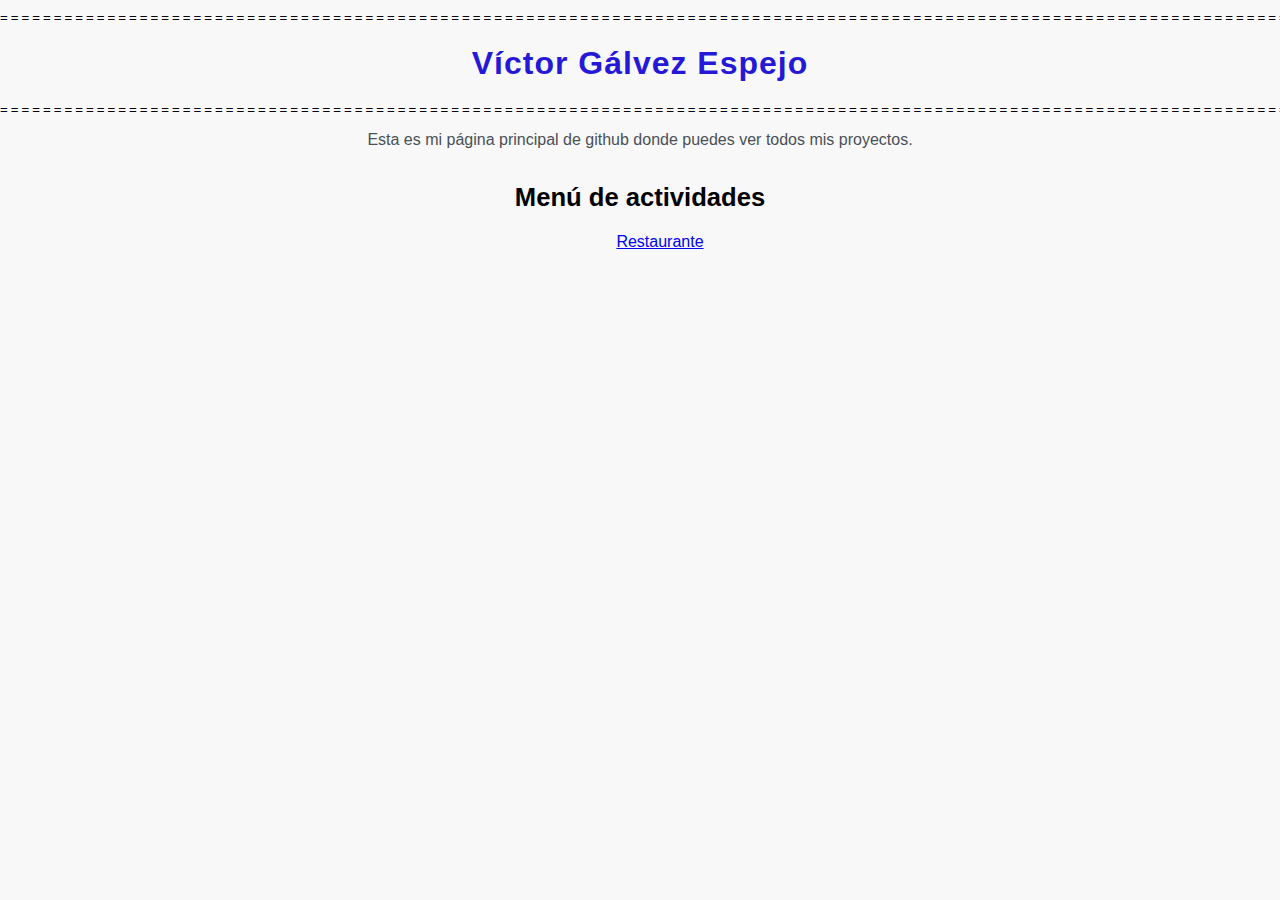
<file: index.html>
<!DOCTYPE html>
<html>
    <head>
        <link rel="stylesheet" href="style.css">
        <title>Víctor Gálvez Espejo</title>
    </head>
    <body>
        <h5>==================================================================================================================================================================</h5>
        <h1>Víctor Gálvez Espejo</h1>
        <h5>==================================================================================================================================================================</h5>
        <p>Esta es mi página principal de github donde puedes ver todos mis proyectos.</p>
        

        <h2>Menú de actividades</h2>
        <ul>
            <a href="Restaurante/index.html">Restaurante</a>
        </ul>
    </body>
</html>
</file>
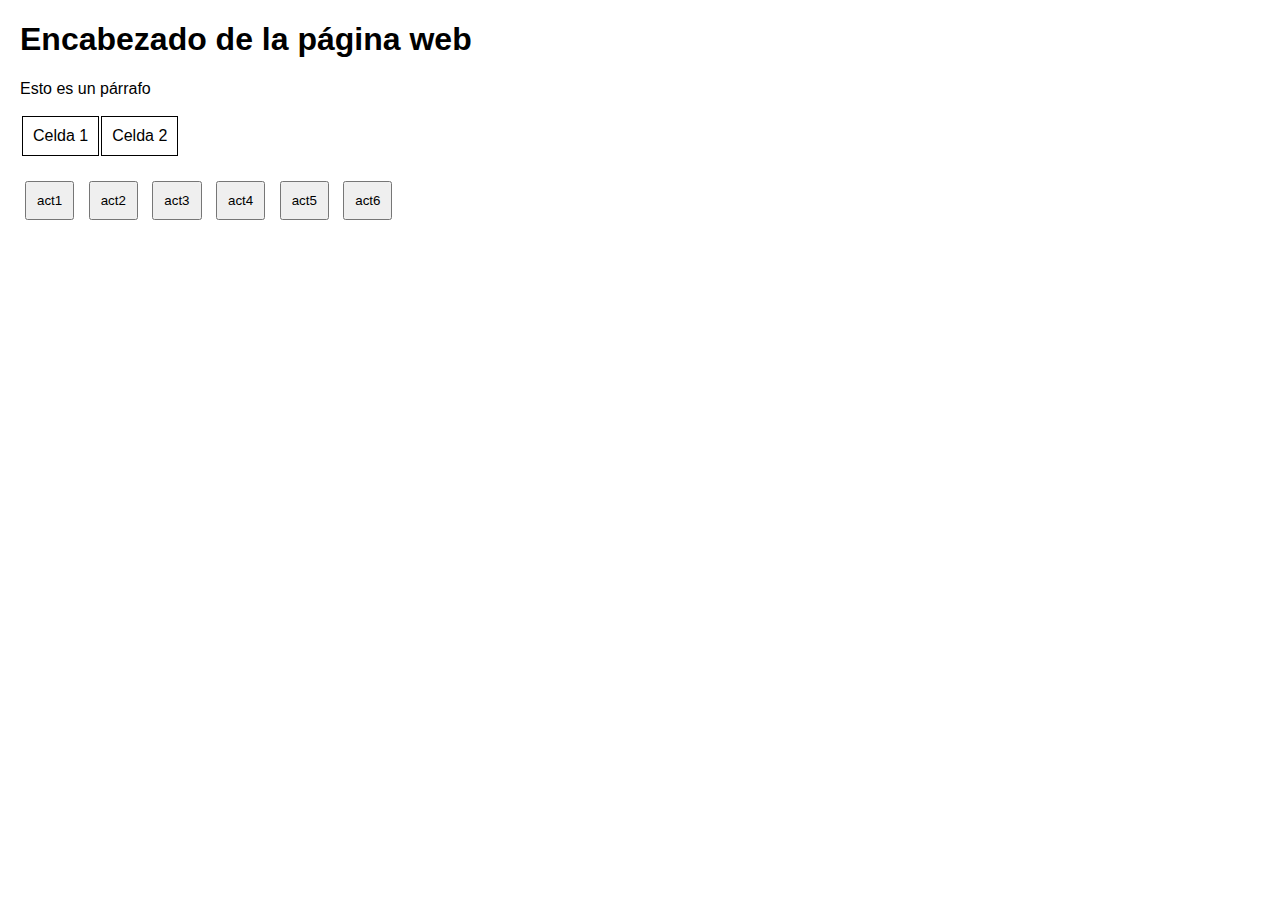
<file: Boletin5/index.html>
<!DOCTYPE html>
<html lang="es">

<head>
    <meta charset="UTF-8">
    <title>Boletín 5</title>
    <link rel="stylesheet" href="styles.css">
</head>

<body>

    <h1 id="titulo">Encabezado de la página web</h1>
    <p id="parrafo">Esto es un párrafo</p>

    <table>
        <tr id="fila">
            <td id="celda1">Celda 1</td>
            <td id="celda2">Celda 2</td>
        </tr>
    </table>

    <br>

    <button onclick="act1()">act1</button>
    <button onclick="act2()">act2</button>
    <button onclick="act3()">act3</button>
    <button onclick="act4()">act4</button>
    <button onclick="act5()">act5</button>
    <button onclick="act6()">act6</button>

    <script src="script.js"></script>
</body>

</html>
</file>
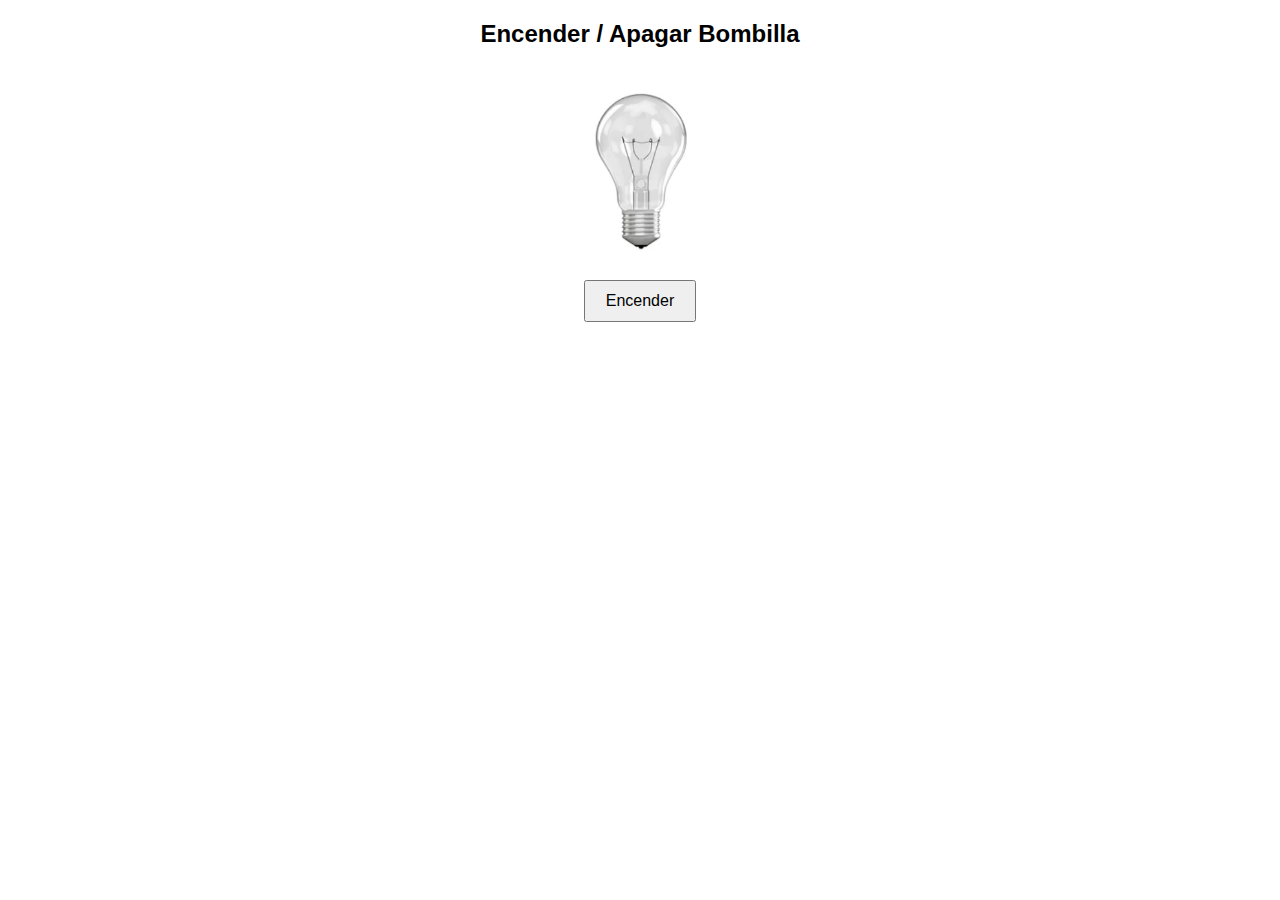
<file: bombilla2/index.html>
<!DOCTYPE html>
<html lang="es">
<head>
  <meta charset="UTF-8">
  <title>Bombilla</title>
  <link rel="stylesheet" href="styles.css">
</head>
<body>

  <h2>Encender / Apagar Bombilla</h2>

  <img id="bombilla" src="apagada.png" alt="Bombilla">

  <br>

  <button id="btn">Encender</button>

  <script src="script.js"></script>
</body>
</html>
</file>
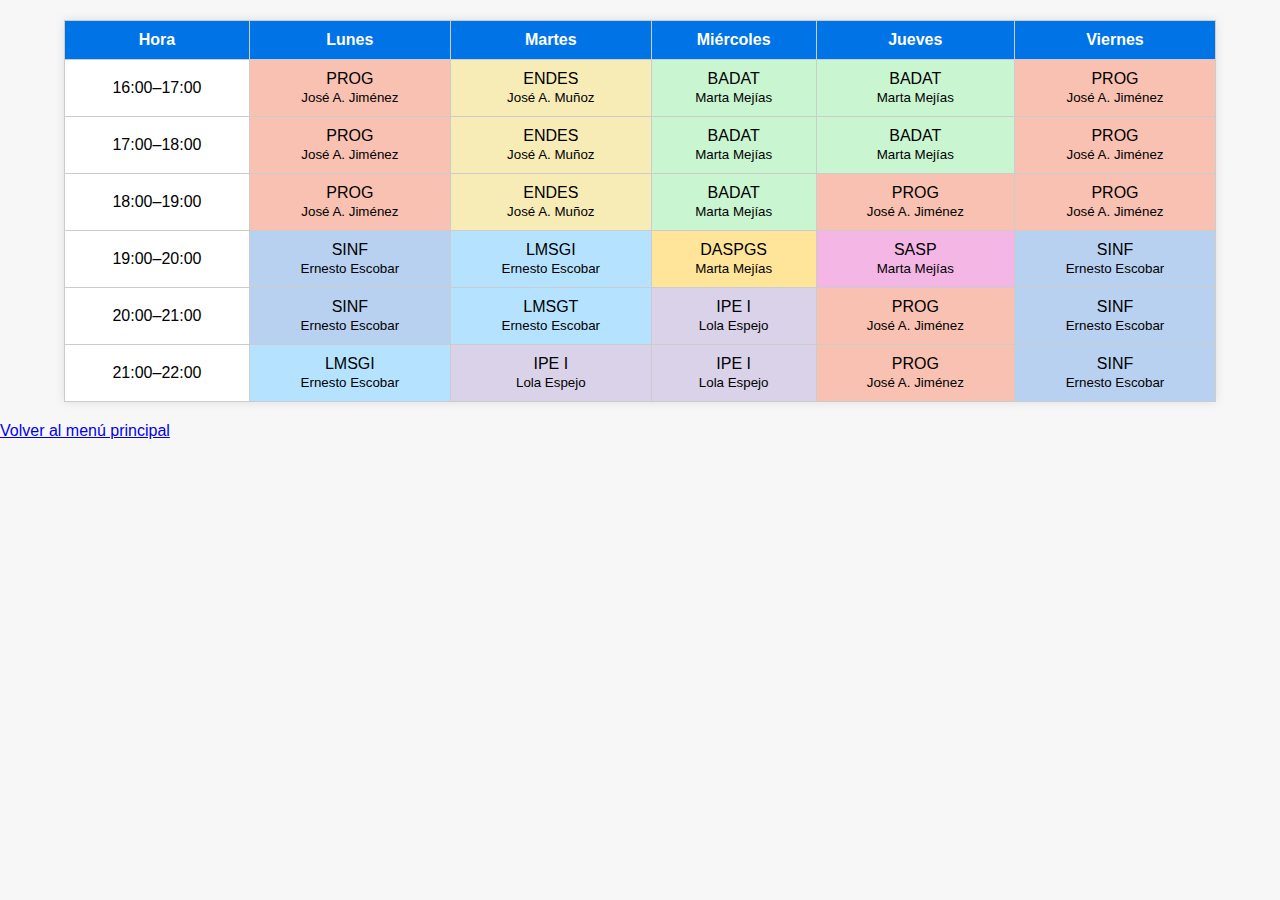
<file: Horario/index.html>
<!DOCTYPE html>
<html lang="es">
<head>
  <meta charset="UTF-8">
  <meta name="viewport" content="width=device-width, initial-scale=1.0">
  <title>Horario 1º DAW [2025–2026]</title>
  <link rel="stylesheet" href="css/style.css">
</head>
<body>

  <main>
    <table class="tabla-horario">
      <thead>
        <tr>
          <th>Hora</th>
          <th>Lunes</th>
          <th>Martes</th>
          <th>Miércoles</th>
          <th>Jueves</th>
          <th>Viernes</th>
        </tr>
      </thead>
      <tbody>
        <tr>
          <td>16:00–17:00</td>
          <td class="prog">PROG<br><small>José A. Jiménez</small></td>
          <td class="endes">ENDES<br><small>José A. Muñoz</small></td>
          <td class="badat">BADAT<br><small>Marta Mejías</small></td>
          <td class="badat">BADAT<br><small>Marta Mejías</small></td>
          <td class="prog">PROG<br><small>José A. Jiménez</small></td>
        </tr>
        <tr>
          <td>17:00–18:00</td>
          <td class="prog">PROG<br><small>José A. Jiménez</small></td>
          <td class="endes">ENDES<br><small>José A. Muñoz</small></td>
          <td class="badat">BADAT<br><small>Marta Mejías</small></td>
          <td class="badat">BADAT<br><small>Marta Mejías</small></td>
          <td class="prog">PROG<br><small>José A. Jiménez</small></td>
        </tr>
        <tr>
          <td>18:00–19:00</td>
          <td class="prog">PROG<br><small>José A. Jiménez</small></td>
          <td class="endes">ENDES<br><small>José A. Muñoz</small></td>
          <td class="badat">BADAT<br><small>Marta Mejías</small></td>
          <td class="prog">PROG<br><small>José A. Jiménez</small></td>
          <td class="prog">PROG<br><small>José A. Jiménez</small></td>
        </tr>
        <tr>
          <td>19:00–20:00</td>
          <td class="sinf">SINF<br><small>Ernesto Escobar</small></td>
          <td class="lmsgi">LMSGI<br><small>Ernesto Escobar</small></td>
          <td class="daspgs">DASPGS<br><small>Marta Mejías</small></td>
          <td class="sasp">SASP<br><small>Marta Mejías</small></td>
          <td class="sinf">SINF<br><small>Ernesto Escobar</small></td>
        </tr>
        <tr>
          <td>20:00–21:00</td>
          <td class="sinf">SINF<br><small>Ernesto Escobar</small></td>
          <td class="lmsgt">LMSGT<br><small>Ernesto Escobar</small></td>
          <td class="ipe">IPE I<br><small>Lola Espejo</small></td>
          <td class="prog">PROG<br><small>José A. Jiménez</small></td>
          <td class="sinf">SINF<br><small>Ernesto Escobar</small></td>
        </tr>
        <tr>
          <td>21:00–22:00</td>
          <td class="lmsgi">LMSGI<br><small>Ernesto Escobar</small></td>
          <td class="ipe">IPE I<br><small>Lola Espejo</small></td>
          <td class="ipe">IPE I<br><small>Lola Espejo</small></td>
          <td class="prog">PROG<br><small>José A. Jiménez</small></td>
          <td class="sinf">SINF<br><small>Ernesto Escobar</small></td>
        </tr>
      </tbody>
    </table>

    <p><a href="../index.html" class="volver">Volver al menú principal</a></p>
  </main>
</body>
</html>
</file>
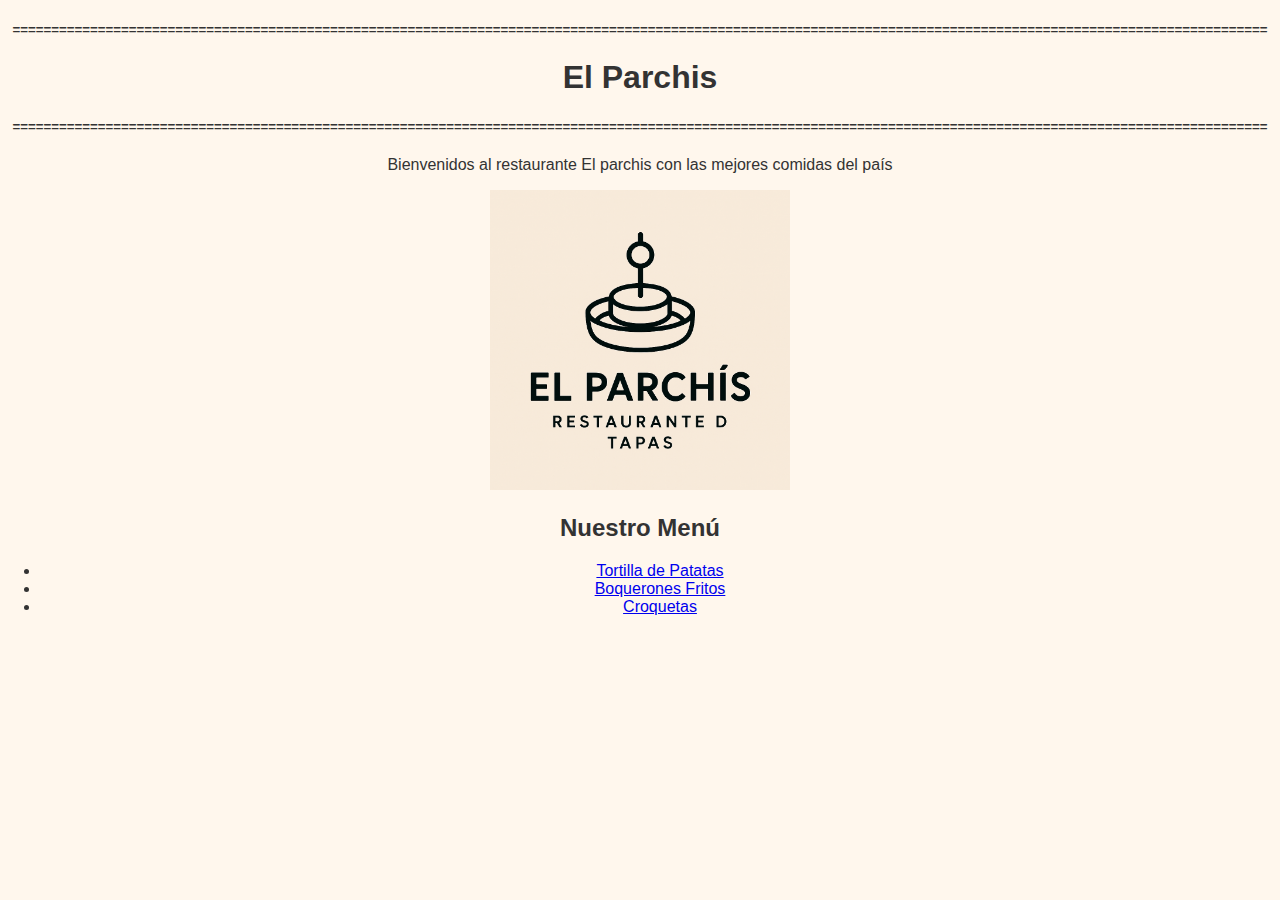
<file: Restaurante/index.html>
<!DOCTYPE html>
<html>
    <head>
        <link rel="stylesheet" href="css/styleindex.css">
        <title>Restaurante El Parchis</title>
    </head>
    <body>
        <h5>==================================================================================================================================================================</h5>
        <h1>El Parchis</h1>
        <h5>==================================================================================================================================================================</h5>
        <p>Bienvenidos al restaurante El parchis con las mejores comidas del país</p>
        <img src="images/ChatGPT Image 7 oct 2025, 17_45_05.png" width="300">

        <h2>Nuestro Menú</h2>
        <ul>
            <li><a href="tortilladepatatas.html">Tortilla de Patatas</a></li>
            <li><a href="boqueronesfritos.html">Boquerones Fritos</a></li>
            <li><a href="croquetas.html">Croquetas</a></li>
        </ul>
    </body>
</html>
</file>
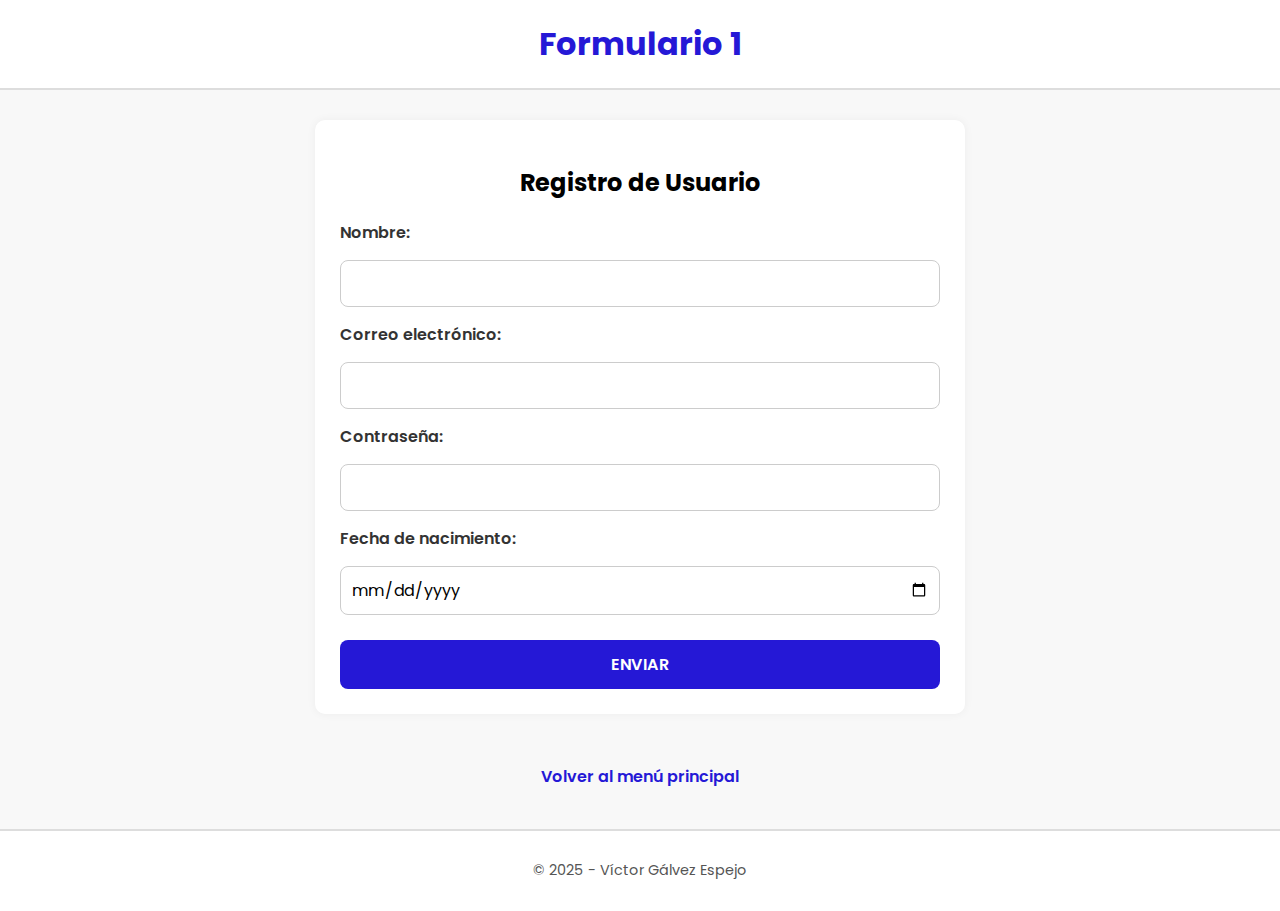
<file: formulario1.html>
<!DOCTYPE html>
<html lang="es">
  <head>
    <meta charset="UTF-8" />
    <meta name="viewport" content="width=device-width, initial-scale=1.0" />
    <title>Formulario 1</title>
    <link rel="stylesheet" href="styleform1.css" />
    <link
      href="https://fonts.googleapis.com/css2?family=Poppins:wght@300;400;500;600&display=swap"
      rel="stylesheet"
    />
  </head>
  <body>
    <header>
      <div class="cabecera">
        <h1>Formulario 1</h1>
      </div>
    </header>

    <main>
      <section class="contenedor-formulario">
        <h2>Registro de Usuario</h2>
        <form>
          <label for="nombre">Nombre:</label>
          <input id="nombre" type="text" required />

          <label for="correo">Correo electrónico:</label>
          <input id="correo" type="email" required />

          <label for="password">Contraseña:</label>
          <input id="password" type="password" required />

          <label for="fecha">Fecha de nacimiento:</label>
          <input id="fecha" type="date" required />

          <button type="submit">Enviar</button>
        </form>
      </section>
       <p><a href="index.html" class="volver">Volver al menú principal</a></p>
    </main>

    <footer>
      <p>&copy; 2025 - Víctor Gálvez Espejo</p>
    </footer>
  </body>
</html>
</file>
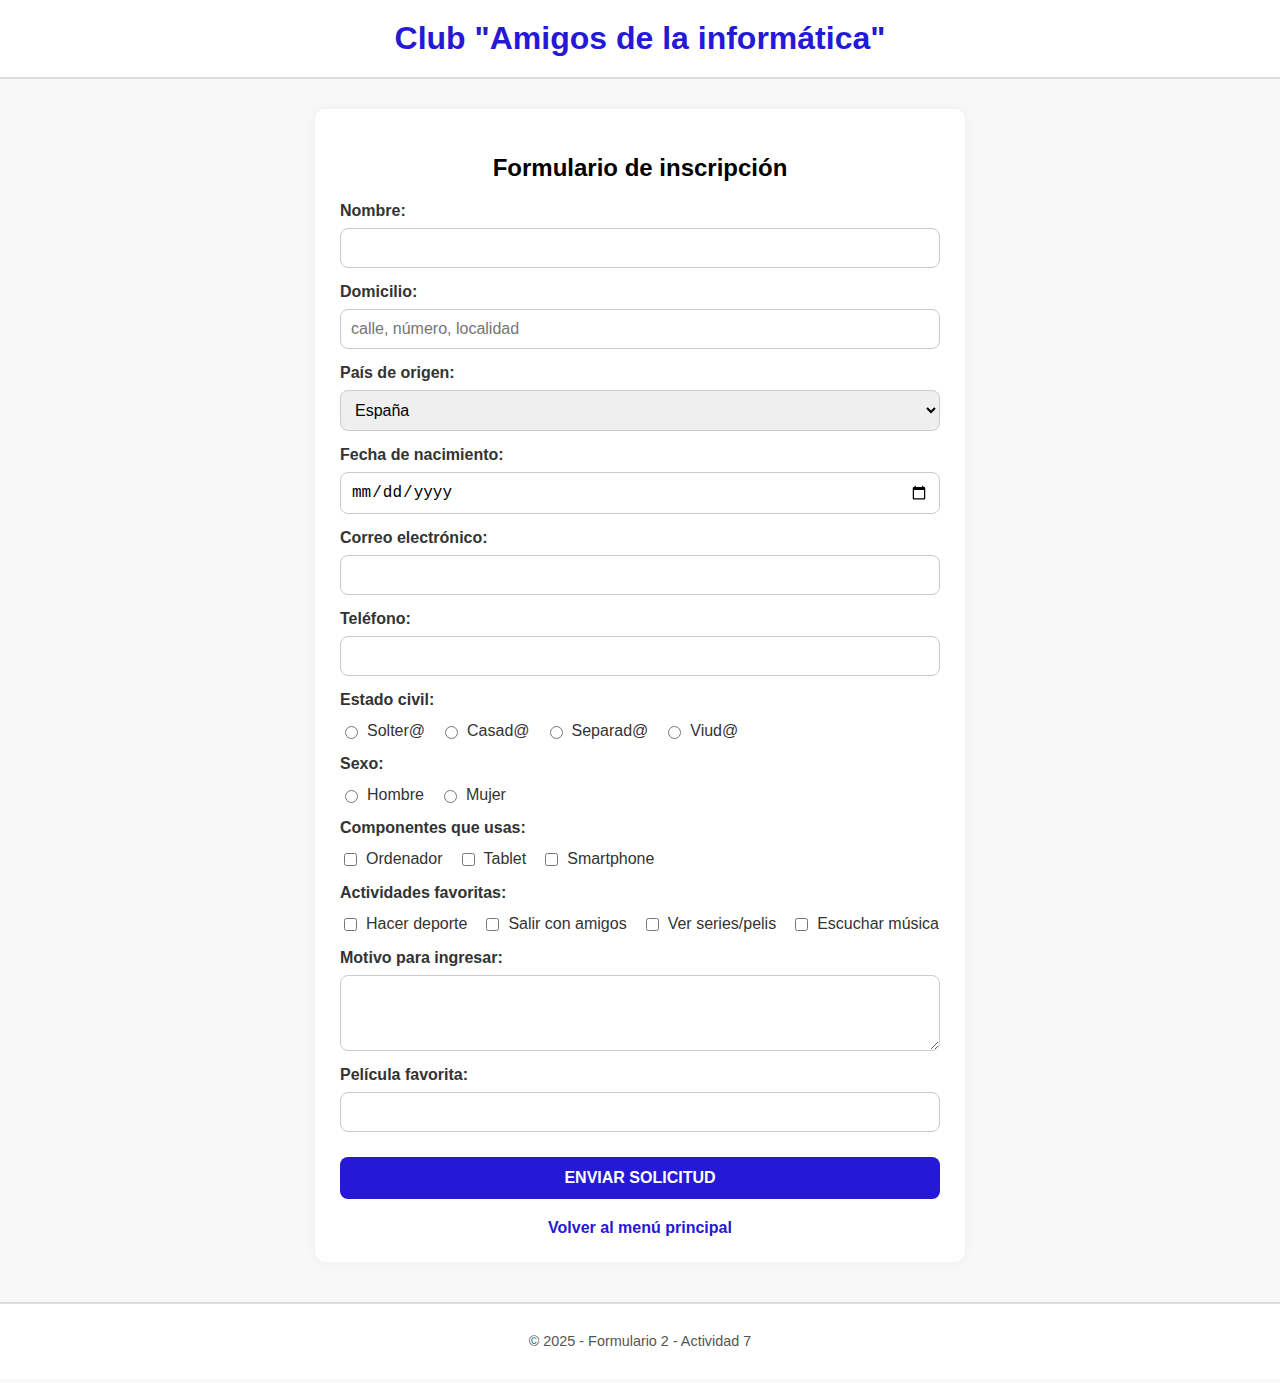
<file: formulario2.html>
<!DOCTYPE html>
<html lang="es">
<head>
    <meta charset="UTF-8">
    <meta name="viewport" content="width=device-width, initial-scale=1.0">
    <title>Formulario 2 - Club Informática</title>
    <link rel="stylesheet" href="styleform2.css">
</head>
<body>
    <header>
        <div class="cabecera">
            <h1>Club "Amigos de la informática"</h1>
        </div>
    </header>

    <div class="contenedor-formulario">
        <h2>Formulario de inscripción</h2>
        
        <form id="formulario-club">
            <div class="form-group">
                <label for="nombre">Nombre:</label>
                <input type="text" id="nombre" required>
            </div>
            
            <div class="form-group">
                <label for="domicilio">Domicilio:</label>
                <input type="text" id="domicilio" placeholder="calle, número, localidad" required>
            </div>
            
            <div class="form-group">
                <label for="pais">País de origen:</label>
                <select id="pais" required>
                    <option value="">Selecciona</option>
                    <option value="es" selected>España</option>
                    <option value="otro">Otro</option>
                </select>
            </div>
            
            <div class="form-group">
                <label for="fecha">Fecha de nacimiento:</label>
                <input type="date" id="fecha" required>
            </div>
            
            <div class="form-group">
                <label for="email">Correo electrónico:</label>
                <input type="email" id="email" required>
            </div>
            
            <div class="form-group">
                <label for="telefono">Teléfono:</label>
                <input type="tel" id="telefono">
            </div>
            <div class="form-group">
                <label>Estado civil:</label>
                <div class="radio-group">
                    <label><input type="radio" name="estado" value="soltero" required> Solter@</label>
                    <label><input type="radio" name="estado" value="casado"> Casad@</label>
                    <label><input type="radio" name="estado" value="separado"> Separad@</label>
                    <label><input type="radio" name="estado" value="viudo"> Viud@</label>
                </div>
            </div>
            <div class="form-group">
                <label>Sexo:</label>
                <div class="radio-group">
                    <label><input type="radio" name="sexo" value="hombre" required> Hombre</label>
                    <label><input type="radio" name="sexo" value="mujer"> Mujer</label>
                </div>
            </div>
            <div class="form-group">
                <label>Componentes que usas:</label>
                <div class="checkbox-group">
                    <label><input type="checkbox" name="componentes" value="ordenador"> Ordenador</label>
                    <label><input type="checkbox" name="componentes" value="tablet"> Tablet</label>
                    <label><input type="checkbox" name="componentes" value="smartphone"> Smartphone</label>
                </div>
            </div>
            <div class="form-group">
                <label>Actividades favoritas:</label>
                <div class="checkbox-group">
                    <label><input type="checkbox" name="actividades" value="deporte"> Hacer deporte</label>
                    <label><input type="checkbox" name="actividades" value="amigos"> Salir con amigos</label>
                    <label><input type="checkbox" name="actividades" value="series"> Ver series/pelis</label>
                    <label><input type="checkbox" name="actividades" value="musica"> Escuchar música</label>
                </div>
            </div>
            <div class="form-group">
                <label for="motivo">Motivo para ingresar:</label>
                <textarea id="motivo" rows="3" maxlength="500"></textarea>
            </div>
            <div class="form-group">
                <label for="pelicula">Película favorita:</label>
                <input type="text" id="pelicula">
            </div>
            
            <button type="submit">ENVIAR SOLICITUD</button>
        </form>
        
        <div class="volver-inicio">
            <a href="index.html">Volver al menú principal</a>
        </div>
    </div>

    <footer>
        <p>&copy; 2025 - Formulario 2 - Actividad 7</p>
    </footer>

    <script>
        document.getElementById('formulario-club').addEventListener('submit', function(e) {
            e.preventDefault();
            alert('Formulario enviado correctamente');
        });
    </script>
</body>
</html>
</file>
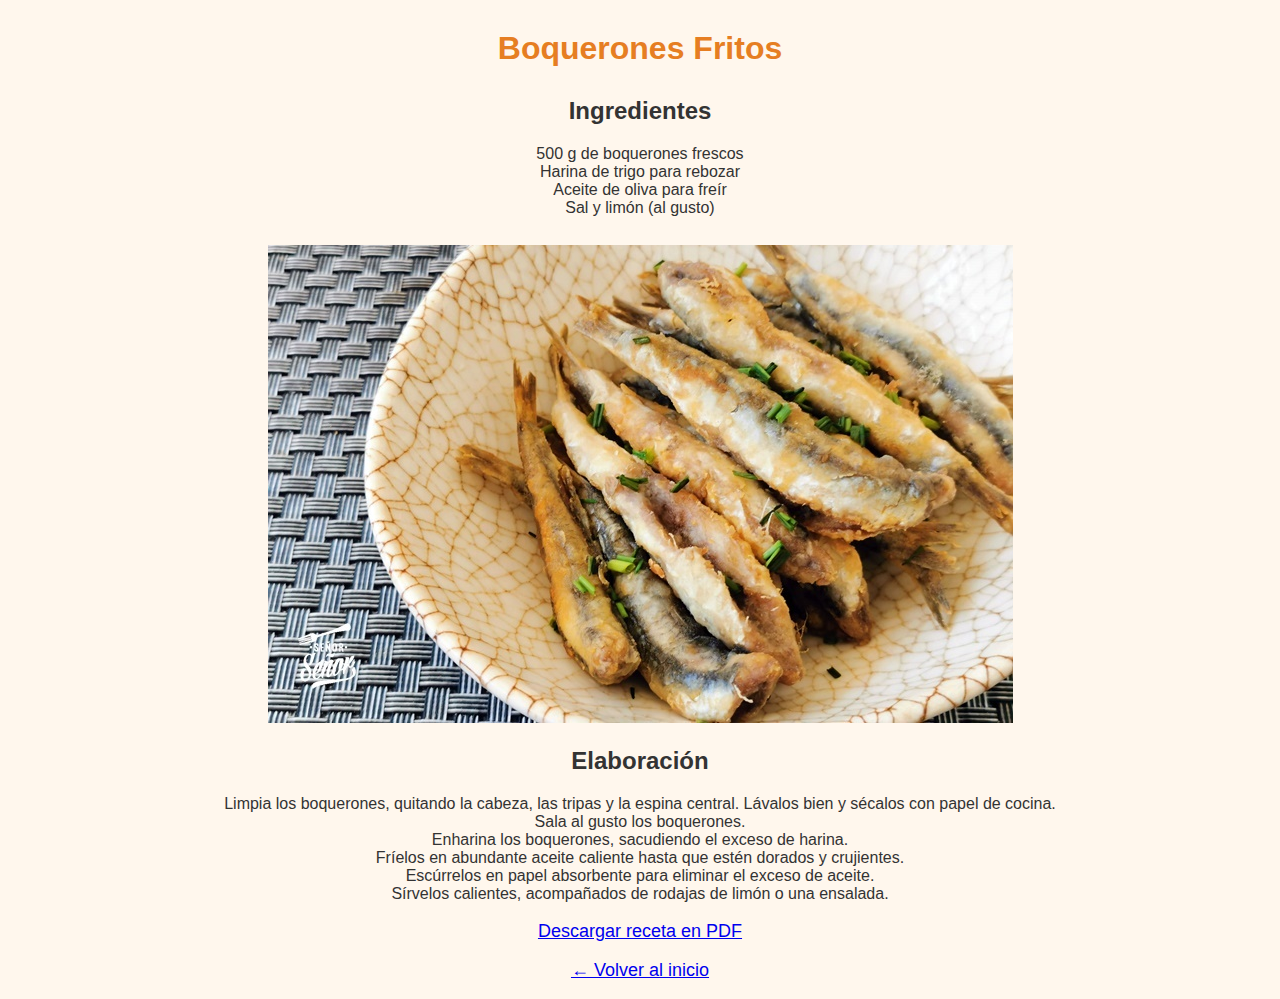
<file: Restaurante/boqueronesfritos.html>
<!DOCTYPE html>
<html>
    <head>
        <link rel="stylesheet" href="css/styleboquerones.css">
        <title>Boquerones Fritos</title>
    </head>
    <body>
        <h1>Boquerones Fritos</h1>

        <h2>Ingredientes</h2>
            <li>500 g de boquerones frescos</li>
            <li>Harina de trigo para rebozar</li>
            <li>Aceite de oliva para freír</li>
            <li>Sal y limón (al gusto)</li>
            <p></p>

        <img src="images/boquerones-fritos.jpg">

        <h2>Elaboración</h2>
            <li>Limpia los boquerones, quitando la cabeza, las tripas y la espina central. Lávalos bien y sécalos con papel de cocina.</li>
            <li>Sala al gusto los boquerones.</li>
            <li>Enharina los boquerones, sacudiendo el exceso de harina.</li>
            <li>Fríelos en abundante aceite caliente hasta que estén dorados y crujientes.</li>
            <li>Escúrrelos en papel absorbente para eliminar el exceso de aceite.</li>
            <li>Sírvelos calientes, acompañados de rodajas de limón o una ensalada.</li>
            <p></p>

        <p><a href="pdf/boqueronesfritos.pdf" download>Descargar receta en PDF</a></p>
        <p><a href="index.html">← Volver al inicio</a></p>
    </body>
</html>
</file>
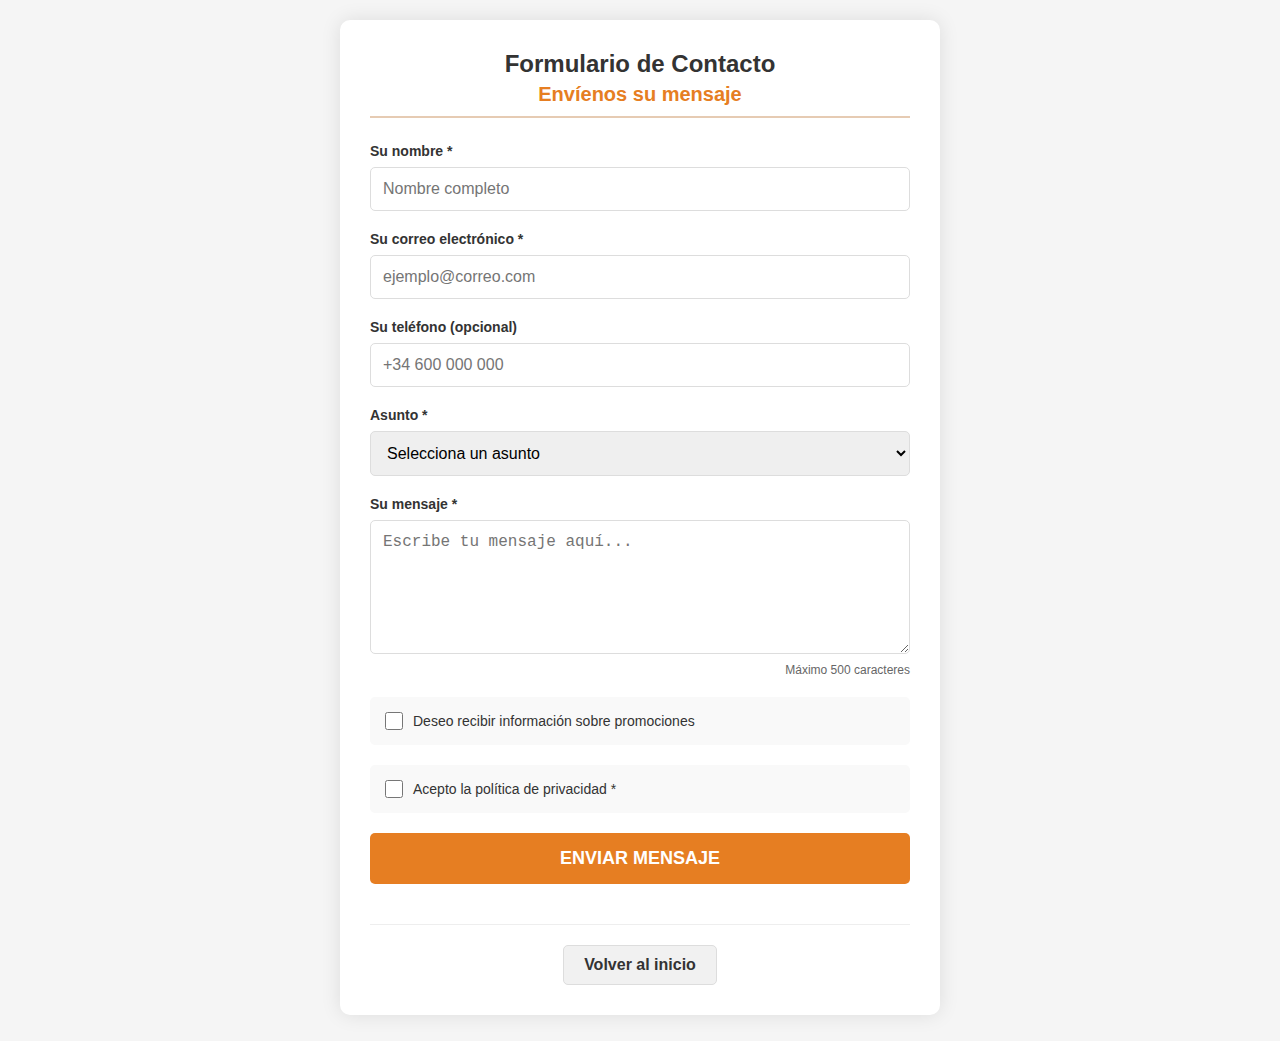
<file: Restaurante/contacto.html>
<!DOCTYPE html>
<html lang="es">
<head>
    <meta charset="UTF-8">
    <meta name="viewport" content="width=device-width, initial-scale=1.0">
    <title>Formulario de Contacto - Restaurante</title>
    <link rel="stylesheet" href="css/contacto.css">
</head>
<body>
    <div class="formulario-container">
        <h1>Formulario de Contacto</h1>
        <h2>Envíenos su mensaje</h2>
        
        <form class="formulario-contacto" action="#" method="post">
            <div class="form-group">
                <label for="nombre">Su nombre *</label>
                <input type="text" id="nombre" name="nombre" required placeholder="Nombre completo">
            </div>
            
            <div class="form-group">
                <label for="email">Su correo electrónico *</label>
                <input type="email" id="email" name="email" required placeholder="ejemplo@correo.com">
            </div>
            
            <div class="form-group">
                <label for="telefono">Su teléfono (opcional)</label>
                <input type="tel" id="telefono" name="telefono" placeholder="+34 600 000 000">
            </div>
            
            <div class="form-group">
                <label for="asunto">Asunto *</label>
                <select id="asunto" name="asunto" required>
                    <option value="">Selecciona un asunto</option>
                    <option value="consulta">Consulta general</option>
                    <option value="reserva">Información sobre reservas</option>
                    <option value="eventos">Eventos y celebraciones</option>
                    <option value="trabajo">Trabajar con nosotros</option>
                    <option value="otros">Otros asuntos</option>
                </select>
            </div>
            
            <div class="form-group">
                <label for="mensaje">Su mensaje *</label>
                <textarea id="mensaje" name="mensaje" rows="6" maxlength="500" required placeholder="Escribe tu mensaje aquí..."></textarea>
                <div class="contador-caracteres">Máximo 500 caracteres</div>
            </div>
            
            <div class="form-group checkbox">
                <input type="checkbox" id="newsletter" name="newsletter">
                <label for="newsletter">Deseo recibir información sobre promociones</label>
            </div>
            
            <div class="form-group checkbox">
                <input type="checkbox" id="privacidad" name="privacidad" required>
                <label for="privacidad">Acepto la política de privacidad *</label>
            </div>
            
            <button type="submit" class="btn-submit">ENVIAR MENSAJE</button>
            
            <div class="boton-volver">
                <a href="index.html" class="btn-volver">Volver al inicio</a>
            </div>
        </form>
    </div>
</body>
</html>
</file>
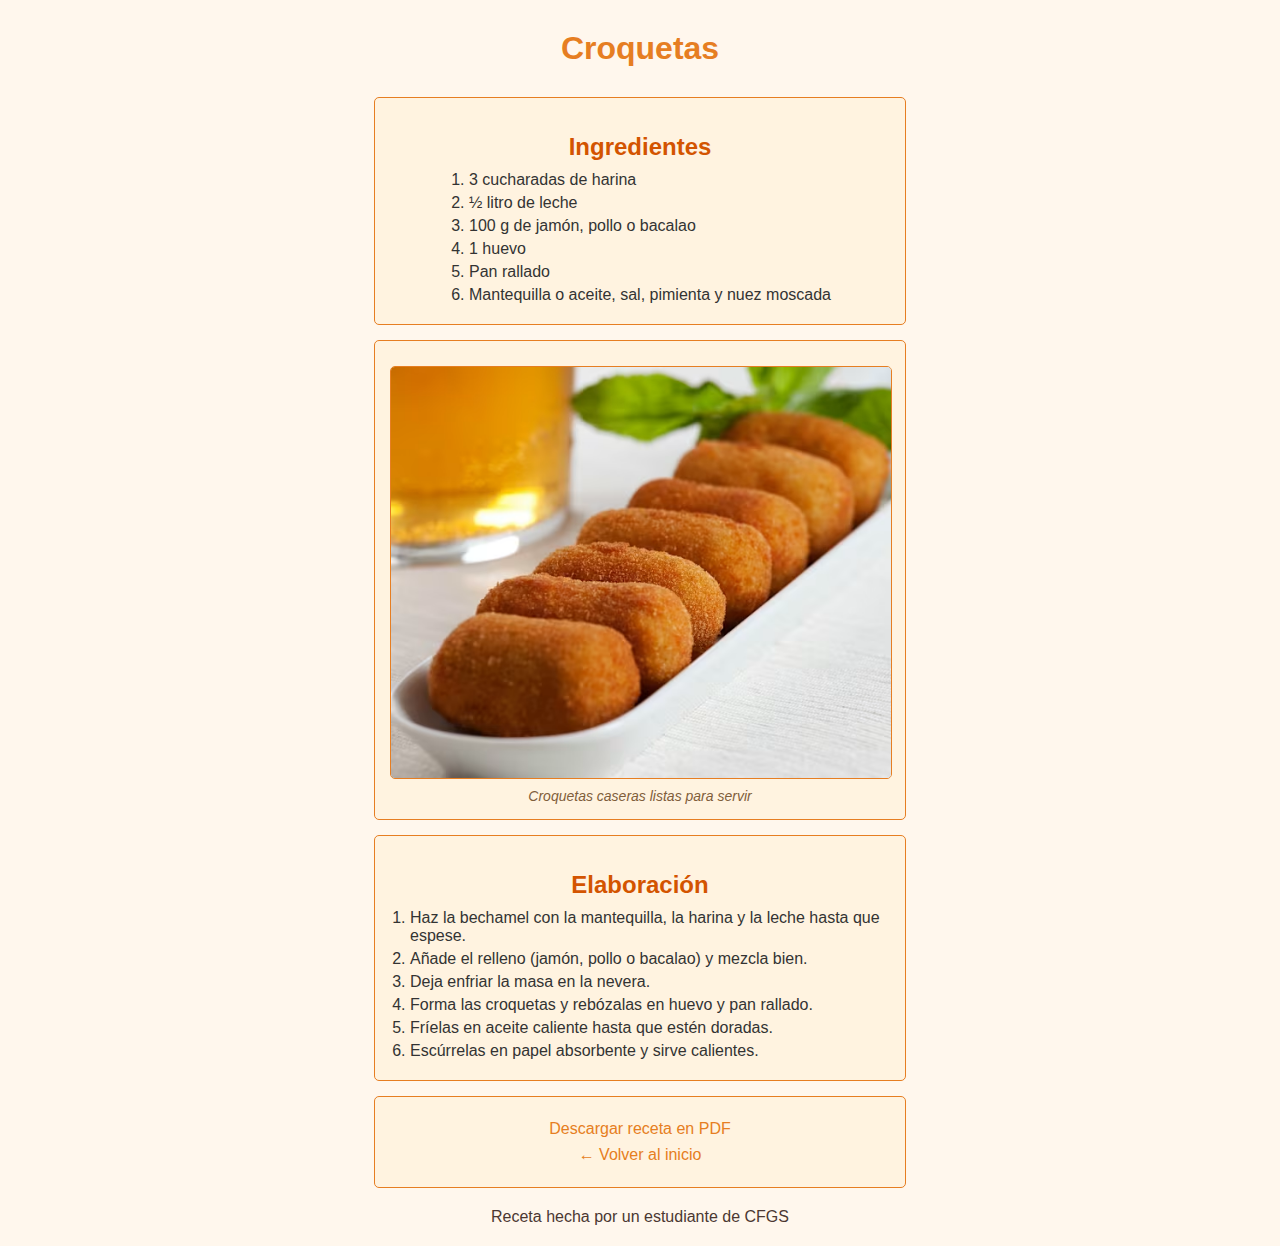
<file: Restaurante/croquetas.html>
<!DOCTYPE html>
<html lang="es">
<head>
    <meta charset="UTF-8">
    <meta name="viewport" content="width=device-width, initial-scale=1.0">
    <meta name="description" content="Receta de croquetas caseras. Aprende a preparar croquetas de jamón, pollo o bacalao fáciles y deliciosas.">
    <meta name="keywords" content="croquetas, receta, jamón, pollo, bacalao, cocina casera">
    <meta name="author" content="Nombre del estudiante">
    <link rel="stylesheet" href="css/stylecroquetas.css">
    <title>Croquetas</title>
</head>
<body>
    <header>
        <h1>Croquetas</h1>
    </header>
    <main>
        <section class="caja ingredientes">
            <h2>Ingredientes</h2>
            <ol>
                <li>3 cucharadas de harina</li>
                <li>½ litro de leche</li>
                <li>100 g de jamón, pollo o bacalao</li>
                <li>1 huevo</li>
                <li>Pan rallado</li>
                <li>Mantequilla o aceite, sal, pimienta y nuez moscada</li>
            </ol>
        </section>
        <section class="caja imagen-receta">
            <figure>
                <img src="images/708A6D05-7988-4920-B36D-E6B5BC645B7A.webp" alt="Croquetas recién hechas">
                <figcaption>Croquetas caseras listas para servir</figcaption>
            </figure>
        </section>
        <section class="caja elaboracion">
            <h2>Elaboración</h2>
            <ol>
                <li>Haz la bechamel con la mantequilla, la harina y la leche hasta que espese.</li>
                <li>Añade el relleno (jamón, pollo o bacalao) y mezcla bien.</li>
                <li>Deja enfriar la masa en la nevera.</li>
                <li>Forma las croquetas y rebózalas en huevo y pan rallado.</li>
                <li>Fríelas en aceite caliente hasta que estén doradas.</li>
                <li>Escúrrelas en papel absorbente y sirve calientes.</li>
            </ol>
        </section>
        <section class="caja enlaces">
            <p><a href="pdf/croquetas.pdf" download>Descargar receta en PDF</a></p>
            <p><a href="index.html">← Volver al inicio</a></p>
        </section>
    </main>
    <footer>
        <p>Receta hecha por un estudiante de CFGS</p>
    </footer>
</body>
</html>
</file>
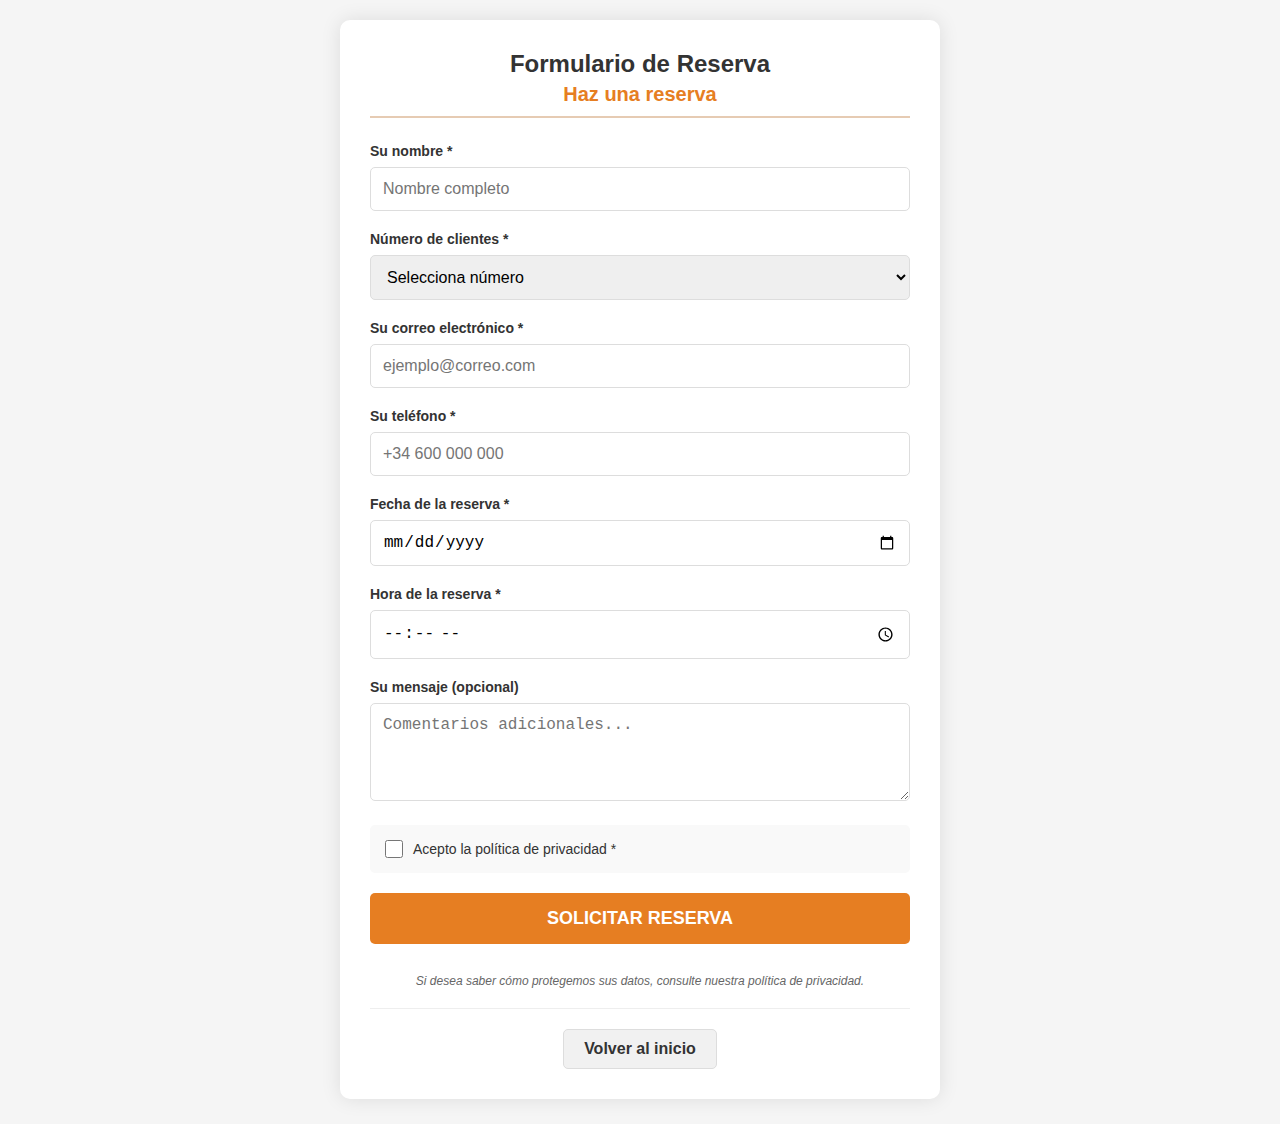
<file: Restaurante/reserva.html>
<!DOCTYPE html>
<html lang="es">
<head>
    <meta charset="UTF-8">
    <meta name="viewport" content="width=device-width, initial-scale=1.0">
    <title>Formulario de Reserva - Restaurante</title>
    <link rel="stylesheet" href="css/reserva.css">
</head>
<body>
    <div class="formulario-container">
        <h1>Formulario de Reserva</h1>
        <h2>Haz una reserva</h2>
        
        <form class="formulario-reserva" action="#" method="post">
            <div class="form-group">
                <label for="nombre">Su nombre *</label>
                <input type="text" id="nombre" name="nombre" required placeholder="Nombre completo">
            </div>
            
            <div class="form-group">
                <label for="clientes">Número de clientes *</label>
                <select id="clientes" name="clientes" required>
                    <option value="">Selecciona número</option>
                    <option value="1">1 persona</option>
                    <option value="2">2 personas</option>
                    <option value="3">3 personas</option>
                    <option value="4">4 personas</option>
                    <option value="5">5 personas</option>
                    <option value="6">6 personas</option>
                    <option value="7">7 o más personas</option>
                </select>
            </div>
            
            <div class="form-group">
                <label for="email">Su correo electrónico *</label>
                <input type="email" id="email" name="email" required placeholder="ejemplo@correo.com">
            </div>
            
            <div class="form-group">
                <label for="telefono">Su teléfono *</label>
                <input type="tel" id="telefono" name="telefono" required placeholder="+34 600 000 000">
            </div>
            
            <div class="form-group">
                <label for="fecha">Fecha de la reserva *</label>
                <input type="date" id="fecha" name="fecha" required>
            </div>
            
            <div class="form-group">
                <label for="hora">Hora de la reserva *</label>
                <input type="time" id="hora" name="hora" required min="13:00" max="23:00">
            </div>
            
            <div class="form-group">
                <label for="mensaje">Su mensaje (opcional)</label>
                <textarea id="mensaje" name="mensaje" rows="4" placeholder="Comentarios adicionales..."></textarea>
            </div>
            
            <div class="form-group checkbox">
                <input type="checkbox" id="privacidad" name="privacidad" required>
                <label for="privacidad">Acepto la política de privacidad *</label>
            </div>
            
            <button type="submit" class="btn-submit">SOLICITAR RESERVA</button>
            
            <p class="nota">Si desea saber cómo protegemos sus datos, consulte nuestra política de privacidad.</p>
            
            <div class="boton-volver">
                <a href="index.html" class="btn-volver">Volver al inicio</a>
            </div>
        </form>
    </div>
</body>
</html>
</file>
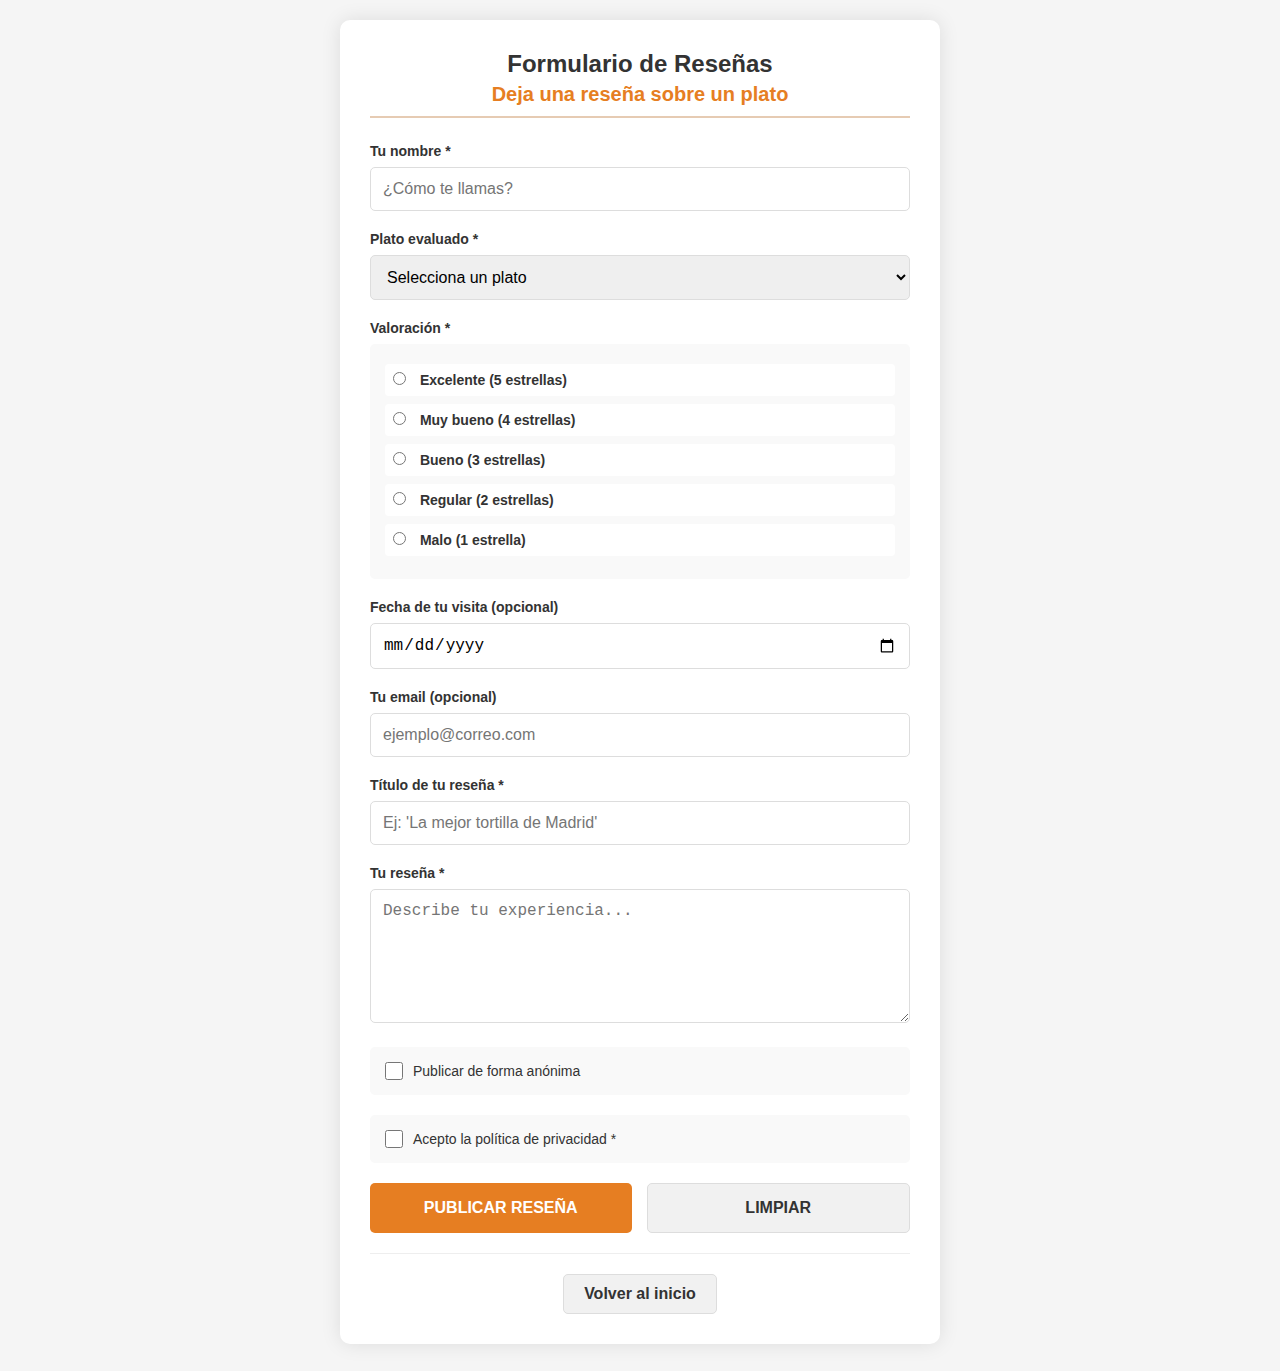
<file: Restaurante/reseñas.html>
<!DOCTYPE html>
<html lang="es">
<head>
    <meta charset="UTF-8">
    <meta name="viewport" content="width=device-width, initial-scale=1.0">
    <title>Formulario de Reseñas - Restaurante</title>
    <link rel="stylesheet" href="css/reseñas.css">
</head>
<body>
    <div class="formulario-container">
        <h1>Formulario de Reseñas</h1>
        <h2>Deja una reseña sobre un plato</h2>
        
        <form class="formulario-reseña" action="#" method="post">
            <div class="form-group">
                <label for="nombre">Tu nombre *</label>
                <input type="text" id="nombre" name="nombre" required placeholder="¿Cómo te llamas?">
            </div>
            
            <div class="form-group">
                <label for="plato">Plato evaluado *</label>
                <select id="plato" name="plato" required>
                    <option value="">Selecciona un plato</option>
                    <option value="tortilla">Tortilla de Patatas</option>
                    <option value="boquerones">Boquerones Fritos</option>
                    <option value="croquetas">Croquetas Caseras</option>
                    <option value="paella">Paella Valenciana</option>
                    <option value="gazpacho">Gazpacho Andaluz</option>
                    <option value="flan">Flan de Huevo</option>
                    <option value="otro">Otro plato</option>
                </select>
            </div>
            
            <div class="form-group">
                <label>Valoración *</label>
                <div class="valoracion-options">
                    <label class="opcion-valoracion">
                        <input type="radio" name="valoracion" value="5" required> Excelente (5 estrellas)
                    </label>
                    <label class="opcion-valoracion">
                        <input type="radio" name="valoracion" value="4"> Muy bueno (4 estrellas)
                    </label>
                    <label class="opcion-valoracion">
                        <input type="radio" name="valoracion" value="3"> Bueno (3 estrellas)
                    </label>
                    <label class="opcion-valoracion">
                        <input type="radio" name="valoracion" value="2"> Regular (2 estrellas)
                    </label>
                    <label class="opcion-valoracion">
                        <input type="radio" name="valoracion" value="1"> Malo (1 estrella)
                    </label>
                </div>
            </div>
            
            <div class="form-group">
                <label for="fecha-visita">Fecha de tu visita (opcional)</label>
                <input type="date" id="fecha-visita" name="fecha-visita">
            </div>
            
            <div class="form-group">
                <label for="email">Tu email (opcional)</label>
                <input type="email" id="email" name="email" placeholder="ejemplo@correo.com">
            </div>
            
            <div class="form-group">
                <label for="titulo">Título de tu reseña *</label>
                <input type="text" id="titulo" name="titulo" required placeholder="Ej: 'La mejor tortilla de Madrid'">
            </div>
            
            <div class="form-group">
                <label for="comentario">Tu reseña *</label>
                <textarea id="comentario" name="comentario" rows="6" required placeholder="Describe tu experiencia..."></textarea>
            </div>
            
            <div class="form-group checkbox">
                <input type="checkbox" id="publicar-anonimo" name="publicar-anonimo">
                <label for="publicar-anonimo">Publicar de forma anónima</label>
            </div>
            
            <div class="form-group checkbox">
                <input type="checkbox" id="privacidad" name="privacidad" required>
                <label for="privacidad">Acepto la política de privacidad *</label>
            </div>
            
            <div class="botones-form">
                <button type="submit" class="btn-submit">PUBLICAR RESEÑA</button>
                <button type="reset" class="btn-reset">LIMPIAR</button>
            </div>
            
            <div class="boton-volver">
                <a href="index.html" class="btn-volver">Volver al inicio</a>
            </div>
        </form>
    </div>
</body>
</html>
</file>
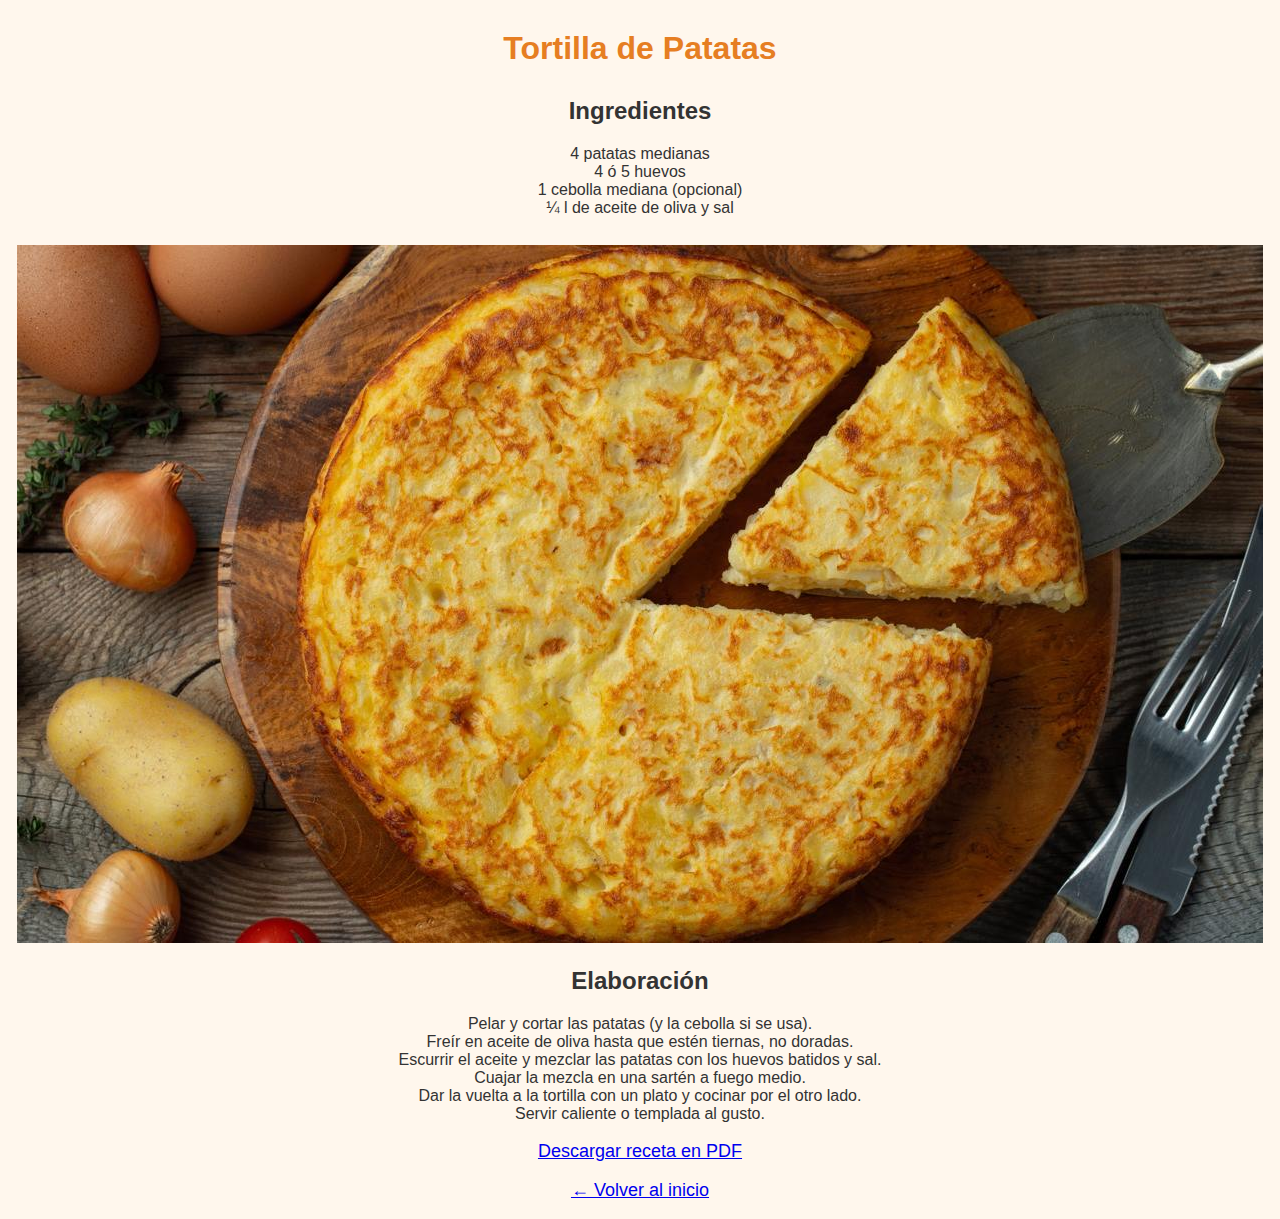
<file: Restaurante/tortilladepatatas.html>
<!DOCTYPE html>
<html>
    <head>
        <link rel="stylesheet" href="css/styletortilla.css">
        <title>Tortilla de Patatas</title>
    </head>
    <body>
        <h1>Tortilla de Patatas</h1>

        <h2>Ingredientes</h2>
            <li>4 patatas medianas</li>
            <li>4 ó 5 huevos</li>
            <li>1 cebolla mediana (opcional)</li>
            <li>¼ l de aceite de oliva y sal</li>
            <p></p>

        <img src="images/tortilla-patatas-kSVD--1248x698@abc.jpeg">

        <h2>Elaboración</h2>
            <li>Pelar y cortar las patatas (y la cebolla si se usa).</li>
            <li>Freír en aceite de oliva hasta que estén tiernas, no doradas.</li>
            <li>Escurrir el aceite y mezclar las patatas con los huevos batidos y sal.</li>
            <li>Cuajar la mezcla en una sartén a fuego medio.</li>
            <li>Dar la vuelta a la tortilla con un plato y cocinar por el otro lado.</li>
            <li>Servir caliente o templada al gusto.</li>
            <p></p>

        <p><a href="pdf/tortilladepatatas.pdf" download>Descargar receta en PDF</a></p>
        <p><a href="index.html">← Volver al inicio</a></p>
    </body>
</html>
</file>
<file: style.css>
body {
  font-family: "Poppins", Arial, sans-serif;
  color: #2d3436;
  background-color: #f8f8f8;
  margin: 0;
  padding: 0;
  text-align: center;
}

h1 {
  color: #2518d6;
  font-size: 2rem;
  margin: 20px 0;
  letter-spacing: 1px;
}

h2 {
  color: #000000;
  font-size: 1.6rem;
  margin-top: 30px;
}

h5 {
  color: #000000;
  font-weight: normal;
  letter-spacing: 3px;
  margin: 10px 0;
}


p {
  font-size: 1rem;
  color: #495057;
  line-height: 1.6;
  max-width: 600px;
  margin: 10px auto;
}
</file>
<file: Boletin5/styles.css>
body {
    margin: 20px;
    font-family: Arial, sans-serif;
}

.titulo-activo {
    font-weight: bold;
}

td {
    border: 1px solid black;
    padding: 10px;
    cursor: pointer;
}

button {
    margin: 5px;
    padding: 10px;
}
</file>
<file: bombilla2/styles.css>
body {
  text-align: center;
  font-family: Arial, sans-serif;
}

img {
  width: 120px;
  margin: 20px;
}

button {
  padding: 10px 20px;
  font-size: 16px;
  cursor: pointer;
}
</file>
<file: Horario/css/style.css>
body {
  font-family: Arial, sans-serif;
  background-color: #f7f7f7;
  margin: 0;
  padding: 0;
}

.tabla-horario {
  margin: 20px auto;
  border-collapse: collapse;
  width: 90%;
  text-align: center;
  background-color: white;
  box-shadow: 0 0 10px rgba(0,0,0,0.1);
}

.tabla-horario th, .tabla-horario td {
  border: 1px solid #ccc;
  padding: 10px;
}

.tabla-horario th {
  background-color: #0073e6;
  color: white;
}

.prog { background-color: #f8c1b1; }
.sinf { background-color: #b8d1f0; }
.lmsgi, .lmsgt { background-color: #b5e3ff; }
.badat { background-color: #c9f5d1; }
.endes { background-color: #f7ecb6; }
.daspgs { background-color: #ffe599; }
.sasp { background-color: #f4b6e5; }
.ipe { background-color: #d9d2e9; }
</file>
<file: Restaurante/css/styleindex.css>
body {
  font-family: Arial, sans-serif;
  background-color: #fff7ed;
  color: #333;
  text-align: center;
  margin: 0;
  padding: 0;
}

header {
  background-color: #ffffff;
  padding: 20px 0;
  border-bottom: 2px solid #e6cbb3;
}

.cabecera h1 {
  color: #e67e22;
  margin: 0;
  font-size: 2.2rem;
}

main {
  padding: 20px;
}

.presentacion {
  background-color: #ffffff;
  max-width: 850px;
  margin: 20px auto;
  padding: 20px;
  border-radius: 12px;
  box-shadow: 0 0 10px rgba(0,0,0,0.08);
}

.presentacion p {
  color: #4b3832;
  font-size: 18px;
}

.presentacion img {
  margin-top: 10px;
  border-radius: 8px;
}

.menu {
  background-color: #ffffff;
  max-width: 850px;
  margin: 20px auto;
  padding: 20px;
  border-radius: 12px;
  box-shadow: 0 0 10px rgba(0,0,0,0.08);
}

.menu h2 {
  color: #e67e22;
  margin-bottom: 20px;
}

.menu ul {
  list-style: none;
  padding: 0;
}

.menu ul li {
  margin: 12px 0;
}

.menu ul li a {
  color: #e67e22;
  text-decoration: none;
  font-weight: bold;
}

.menu ul li a:hover {
  text-decoration: underline;
}

.volver-caja {
  margin-top: 30px;
}

.volver-caja a {
  color: #d35400;
  font-weight: bold;
  text-decoration: none;
}

.volver-caja a:hover {
  text-decoration: underline;
}

footer {
  margin-top: 40px;
  padding: 15px;
  font-size: 0.9rem;
  color: #7c5e50;
}
</file>
<file: styleform1.css>
body {
  font-family: "Poppins", Arial, sans-serif;
  background-color: #f8f8f8;
  margin: 0;
  padding: 0;
  text-align: center;
}

header {
  background-color: #ffffff;
  padding: 20px 0;
  border-bottom: 2px solid #ddd;
}

.cabecera h1 {
  color: #2518d6;
  font-size: 2rem;
  margin: 0;
}

.contenedor-formulario {
  background: #ffffff;
  max-width: 600px;
  margin: 30px auto;
  padding: 25px;
  border-radius: 10px;
  box-shadow: 0 0 10px rgba(0, 0, 0, 0.05);
}

h2 {
  color: #000;
  font-size: 1.5rem;
  margin-bottom: 20px;
}

form {
  display: flex;
  flex-direction: column;
  gap: 15px;
}

label {
  text-align: left;
  font-weight: 600;
  color: #333;
}

input,
select,
textarea {
  padding: 10px;
  border-radius: 8px;
  border: 1px solid #ccc;
  font-size: 1rem;
  font-family: "Poppins", Arial, sans-serif;
}

input:focus {
  outline: none;
  border-color: #2518d6;
  box-shadow: 0 0 0 2px rgba(37, 24, 214, 0.1);
}

button {
  background-color: #2518d6;
  color: white;
  padding: 12px 24px;
  border: none;
  border-radius: 8px;
  font-size: 1rem;
  cursor: pointer;
  font-weight: 600;
  font-family: "Poppins", Arial, sans-serif;
  transition: all 0.3s ease;
  margin-top: 10px;
  letter-spacing: 0.5px;
  text-transform: uppercase;
}

button:hover {
  background-color: #1d12a8;
  transform: translateY(-2px);
  box-shadow: 0 4px 8px rgba(0, 0, 0, 0.1);
}

button:active {
  transform: translateY(0);
  box-shadow: 0 2px 4px rgba(0, 0, 0, 0.1);
}

.volver {
  display: inline-block;
  margin-top: 20px;
  color: #2518d6;
  text-decoration: none;
  font-weight: 600;
  font-family: "Poppins", Arial, sans-serif;
  transition: color 0.3s ease;
}

.volver:hover {
  color: #1d12a8;
  text-decoration: underline;
}

footer {
  margin-top: 40px;
  padding: 15px;
  background: #ffffff;
  border-top: 2px solid #ddd;
  color: #555;
  font-size: 0.9rem;
  font-family: "Poppins", Arial, sans-serif;
}

@media (max-width: 650px) {
  .contenedor-formulario {
    margin: 20px 15px;
    padding: 20px;
  }
  
  button {
    padding: 12px 20px;
    font-size: 0.95rem;
  }
}
</file>
<file: styleform2.css>
body {
    font-family: Arial, sans-serif;
    background-color: #f8f8f8;
    margin: 0;
    padding: 0;
    text-align: center;
}

header {
    background-color: #ffffff;
    padding: 20px 0;
    border-bottom: 2px solid #ddd;
}

.cabecera h1 {
    color: #2518d6;
    font-size: 2rem;
    margin: 0;
}

.contenedor-formulario {
    background: #ffffff;
    max-width: 600px;
    margin: 30px auto;
    padding: 25px;
    border-radius: 10px;
    box-shadow: 0 0 10px rgba(0, 0, 0, 0.05);
}

h2 {
    color: #000;
    font-size: 1.5rem;
    margin-bottom: 20px;
}

form {
    display: flex;
    flex-direction: column;
    gap: 15px;
}

.form-group {
    display: flex;
    flex-direction: column;
    gap: 8px;
    text-align: left;
}

label {
    font-weight: 600;
    color: #333;
}

input,
select,
textarea {
    padding: 10px;
    border-radius: 8px;
    border: 1px solid #ccc;
    font-size: 1rem;
}

.radio-group,
.checkbox-group {
    display: flex;
    flex-wrap: wrap;
    gap: 15px;
    margin-top: 5px;
}

.radio-group label,
.checkbox-group label {
    display: flex;
    align-items: center;
    font-weight: normal;
    gap: 6px;
}

.radio-group input,
.checkbox-group input {
    width: auto;
}

button {
    background-color: #2518d6;
    color: white;
    padding: 12px;
    border: none;
    border-radius: 8px;
    font-size: 1rem;
    cursor: pointer;
    font-weight: 600;
    margin-top: 10px;
}

button:hover {
    background-color: #1d12a8;
}

.volver-inicio {
    margin-top: 20px;
}

.volver-inicio a {
    color: #2518d6;
    text-decoration: none;
    font-weight: 600;
}

.volver-inicio a:hover {
    text-decoration: underline;
}

footer {
    margin-top: 40px;
    padding: 15px;
    background: #ffffff;
    border-top: 2px solid #ddd;
    color: #555;
    font-size: 0.9rem;
}
</file>
<file: Restaurante/css/styleboquerones.css>
body {
  font-family: Arial, sans-serif;
  background-color: #fff7ed;
  color: #333;
  text-align: center;
  margin: 0;
  padding: 0;
}

/* Título principal */
h1 {
  color: #e67e22;
  padding: 10px 0;
  margin: 20px 0;
}

p {
  color: #4b3832;
  font-size: 18px;
}

img {
  margin-top: 10px;
}
</file>
<file: Restaurante/css/contacto.css>
/* Estilos generales */
* {
    margin: 0;
    padding: 0;
    box-sizing: border-box;
}

body {
    font-family: Arial, sans-serif;
    background-color: #f5f5f5;
    display: flex;
    justify-content: center;
    align-items: center;
    min-height: 100vh;
    padding: 20px;
}

.formulario-container {
    background-color: white;
    padding: 30px;
    border-radius: 10px;
    box-shadow: 0 0 20px rgba(0,0,0,0.1);
    width: 100%;
    max-width: 600px;
}

h1 {
    color: #333;
    margin-bottom: 5px;
    text-align: center;
    font-size: 24px;
}

h2 {
    color: #e67e22;
    margin-bottom: 25px;
    text-align: center;
    font-size: 20px;
    border-bottom: 2px solid #e6cbb3;
    padding-bottom: 10px;
}

/* Estilos del formulario */
.formulario-contacto {
    width: 100%;
}

.form-group {
    margin-bottom: 20px;
}

.form-group label {
    display: block;
    margin-bottom: 8px;
    color: #333;
    font-weight: bold;
    font-size: 14px;
}

.form-group input[type="text"],
.form-group input[type="email"],
.form-group input[type="tel"],
.form-group select,
.form-group textarea {
    width: 100%;
    padding: 12px;
    border: 1px solid #ddd;
    border-radius: 5px;
    font-size: 16px;
    transition: border-color 0.3s;
}

.form-group input:focus,
.form-group select:focus,
.form-group textarea:focus {
    border-color: #e67e22;
    outline: none;
}

.form-group textarea {
    resize: vertical;
}

/* Contador de caracteres */
.contador-caracteres {
    text-align: right;
    font-size: 12px;
    color: #666;
    margin-top: 5px;
}

/* Checkbox */
.checkbox {
    display: flex;
    align-items: center;
    gap: 10px;
    padding: 15px;
    background-color: #f9f9f9;
    border-radius: 5px;
}

.checkbox input[type="checkbox"] {
    width: 18px;
    height: 18px;
    accent-color: #e67e22;
}

.checkbox label {
    margin: 0;
    font-weight: normal;
}

/* Botón */
.btn-submit {
    width: 100%;
    padding: 15px;
    background-color: #e67e22;
    color: white;
    border: none;
    border-radius: 5px;
    font-size: 18px;
    font-weight: bold;
    cursor: pointer;
    transition: background-color 0.3s;
    margin-bottom: 20px;
}

.btn-submit:hover {
    background-color: #d35400;
}

/* Botón Volver */
.boton-volver {
    text-align: center;
    margin-top: 20px;
    padding-top: 20px;
    border-top: 1px solid #eee;
}

.btn-volver {
    display: inline-block;
    padding: 10px 20px;
    background-color: #f1f1f1;
    color: #333;
    text-decoration: none;
    border-radius: 5px;
    font-weight: bold;
    border: 1px solid #ddd;
    transition: all 0.3s;
}

.btn-volver:hover {
    background-color: #e67e22;
    color: white;
    border-color: #e67e22;
}
</file>
<file: Restaurante/css/stylecroquetas.css>
body {
  font-family: Arial, sans-serif;
  background-color: #fff7ed;
  color: #333;
  text-align: center;
  margin: 0;
  padding: 0;
}

h1 {
  color: #e67e22;
  padding: 10px 0;
  margin: 20px 0;
}

h2 {
  color: #d35400;
  margin-bottom: 10px;
}

p {
  color: #4b3832;
  font-size: 16px;
  margin: 8px 0;
}

.caja {
  background-color: #fff3e0;
  border: 1px solid #e67e22;
  border-radius: 5px;
  padding: 15px;
  margin: 15px auto;
  max-width: 500px;
}

ol {
  display: inline-block;
  text-align: left;
  padding-left: 20px;
  margin: 0;
}

ol li {
  margin-bottom: 5px;
}

img {
  margin-top: 10px;
  max-width: 100%;
  border-radius: 5px;
  border: 1px solid #e67e22;
}

figure {
  margin: 0;
}

figcaption {
  margin-top: 5px;
  font-style: italic;
  color: #7f5e3b;
  font-size: 14px;
}

a {
  color: #e67e22;
  text-decoration: none;
}

a:hover {
  text-decoration: underline;
}

footer {
  margin: 20px 0;
  font-size: 14px;
  color: #7f5e3b;
}
</file>
<file: Restaurante/css/reserva.css>
/* Estilos generales */
* {
    margin: 0;
    padding: 0;
    box-sizing: border-box;
}

body {
    font-family: Arial, sans-serif;
    background-color: #f5f5f5;
    display: flex;
    justify-content: center;
    align-items: center;
    min-height: 100vh;
    padding: 20px;
}

.formulario-container {
    background-color: white;
    padding: 30px;
    border-radius: 10px;
    box-shadow: 0 0 20px rgba(0,0,0,0.1);
    width: 100%;
    max-width: 600px;
}

h1 {
    color: #333;
    margin-bottom: 5px;
    text-align: center;
    font-size: 24px;
}

h2 {
    color: #e67e22;
    margin-bottom: 25px;
    text-align: center;
    font-size: 20px;
    border-bottom: 2px solid #e6cbb3;
    padding-bottom: 10px;
}

/* Estilos del formulario */
.formulario-reserva {
    width: 100%;
}

.form-group {
    margin-bottom: 20px;
}

.form-group label {
    display: block;
    margin-bottom: 8px;
    color: #333;
    font-weight: bold;
    font-size: 14px;
}

.form-group input[type="text"],
.form-group input[type="email"],
.form-group input[type="tel"],
.form-group input[type="date"],
.form-group input[type="time"],
.form-group select,
.form-group textarea {
    width: 100%;
    padding: 12px;
    border: 1px solid #ddd;
    border-radius: 5px;
    font-size: 16px;
    transition: border-color 0.3s;
}

.form-group input:focus,
.form-group select:focus,
.form-group textarea:focus {
    border-color: #e67e22;
    outline: none;
}

.form-group textarea {
    resize: vertical;
}

/* Checkbox */
.checkbox {
    display: flex;
    align-items: center;
    gap: 10px;
    padding: 15px;
    background-color: #f9f9f9;
    border-radius: 5px;
}

.checkbox input[type="checkbox"] {
    width: 18px;
    height: 18px;
    accent-color: #e67e22;
}

.checkbox label {
    margin: 0;
    font-weight: normal;
}

/* Botón */
.btn-submit {
    width: 100%;
    padding: 15px;
    background-color: #e67e22;
    color: white;
    border: none;
    border-radius: 5px;
    font-size: 18px;
    font-weight: bold;
    cursor: pointer;
    transition: background-color 0.3s;
    margin-bottom: 15px;
}

.btn-submit:hover {
    background-color: #d35400;
}

/* Nota */
.nota {
    margin-top: 15px;
    margin-bottom: 20px;
    font-size: 12px;
    color: #666;
    text-align: center;
    font-style: italic;
}

/* Botón Volver */
.boton-volver {
    text-align: center;
    margin-top: 20px;
    padding-top: 20px;
    border-top: 1px solid #eee;
}

.btn-volver {
    display: inline-block;
    padding: 10px 20px;
    background-color: #f1f1f1;
    color: #333;
    text-decoration: none;
    border-radius: 5px;
    font-weight: bold;
    border: 1px solid #ddd;
    transition: all 0.3s;
}

.btn-volver:hover {
    background-color: #e67e22;
    color: white;
    border-color: #e67e22;
}
</file>
<file: Restaurante/css/reseñas.css>
/* Estilos generales */
* {
    margin: 0;
    padding: 0;
    box-sizing: border-box;
}

body {
    font-family: Arial, sans-serif;
    background-color: #f5f5f5;
    display: flex;
    justify-content: center;
    align-items: center;
    min-height: 100vh;
    padding: 20px;
}

.formulario-container {
    background-color: white;
    padding: 30px;
    border-radius: 10px;
    box-shadow: 0 0 20px rgba(0,0,0,0.1);
    width: 100%;
    max-width: 600px;
}

h1 {
    color: #333;
    margin-bottom: 5px;
    text-align: center;
    font-size: 24px;
}

h2 {
    color: #e67e22;
    margin-bottom: 25px;
    text-align: center;
    font-size: 20px;
    border-bottom: 2px solid #e6cbb3;
    padding-bottom: 10px;
}

/* Estilos del formulario */
.formulario-reseña {
    width: 100%;
}

.form-group {
    margin-bottom: 20px;
}

.form-group label {
    display: block;
    margin-bottom: 8px;
    color: #333;
    font-weight: bold;
    font-size: 14px;
}

.form-group input[type="text"],
.form-group input[type="email"],
.form-group input[type="date"],
.form-group select,
.form-group textarea {
    width: 100%;
    padding: 12px;
    border: 1px solid #ddd;
    border-radius: 5px;
    font-size: 16px;
    transition: border-color 0.3s;
}

.form-group input:focus,
.form-group select:focus,
.form-group textarea:focus {
    border-color: #e67e22;
    outline: none;
}

.form-group textarea {
    resize: vertical;
}

/* Opciones de valoración */
.valoracion-options {
    background-color: #f9f9f9;
    padding: 15px;
    border-radius: 5px;
}

.opcion-valoracion {
    display: block;
    padding: 8px;
    margin: 5px 0;
    background-color: white;
    border-radius: 4px;
    cursor: pointer;
    transition: background-color 0.3s;
}

.opcion-valoracion:hover {
    background-color: #f1f1f1;
}

.opcion-valoracion input[type="radio"] {
    margin-right: 10px;
    accent-color: #e67e22;
}

/* Checkbox */
.checkbox {
    display: flex;
    align-items: center;
    gap: 10px;
    padding: 15px;
    background-color: #f9f9f9;
    border-radius: 5px;
}

.checkbox input[type="checkbox"] {
    width: 18px;
    height: 18px;
    accent-color: #e67e22;
}

.checkbox label {
    margin: 0;
    font-weight: normal;
}

/* Botones */
.botones-form {
    display: flex;
    gap: 15px;
    margin-top: 20px;
    margin-bottom: 20px;
}

.btn-submit,
.btn-reset {
    flex: 1;
    padding: 15px;
    border: none;
    border-radius: 5px;
    font-size: 16px;
    font-weight: bold;
    cursor: pointer;
    transition: background-color 0.3s;
}

.btn-submit {
    background-color: #e67e22;
    color: white;
}

.btn-submit:hover {
    background-color: #d35400;
}

.btn-reset {
    background-color: #f1f1f1;
    color: #333;
    border: 1px solid #ddd;
}

.btn-reset:hover {
    background-color: #e0e0e0;
}

/* Botón Volver */
.boton-volver {
    text-align: center;
    margin-top: 20px;
    padding-top: 20px;
    border-top: 1px solid #eee;
}

.btn-volver {
    display: inline-block;
    padding: 10px 20px;
    background-color: #f1f1f1;
    color: #333;
    text-decoration: none;
    border-radius: 5px;
    font-weight: bold;
    border: 1px solid #ddd;
    transition: all 0.3s;
}

.btn-volver:hover {
    background-color: #e67e22;
    color: white;
    border-color: #e67e22;
}
</file>
<file: Restaurante/css/styletortilla.css>
body {
  font-family: Arial, sans-serif;
  background-color: #fff7ed;
  color: #333;
  text-align: center;
  margin: 0;
  padding: 0;
}

/* Título principal */
h1 {
  color: #e67e22;
  padding: 10px 0;
  margin: 20px 0;
}

p {
  color: #4b3832;
  font-size: 18px;
}

img {
  margin-top: 10px;
}
</file>
